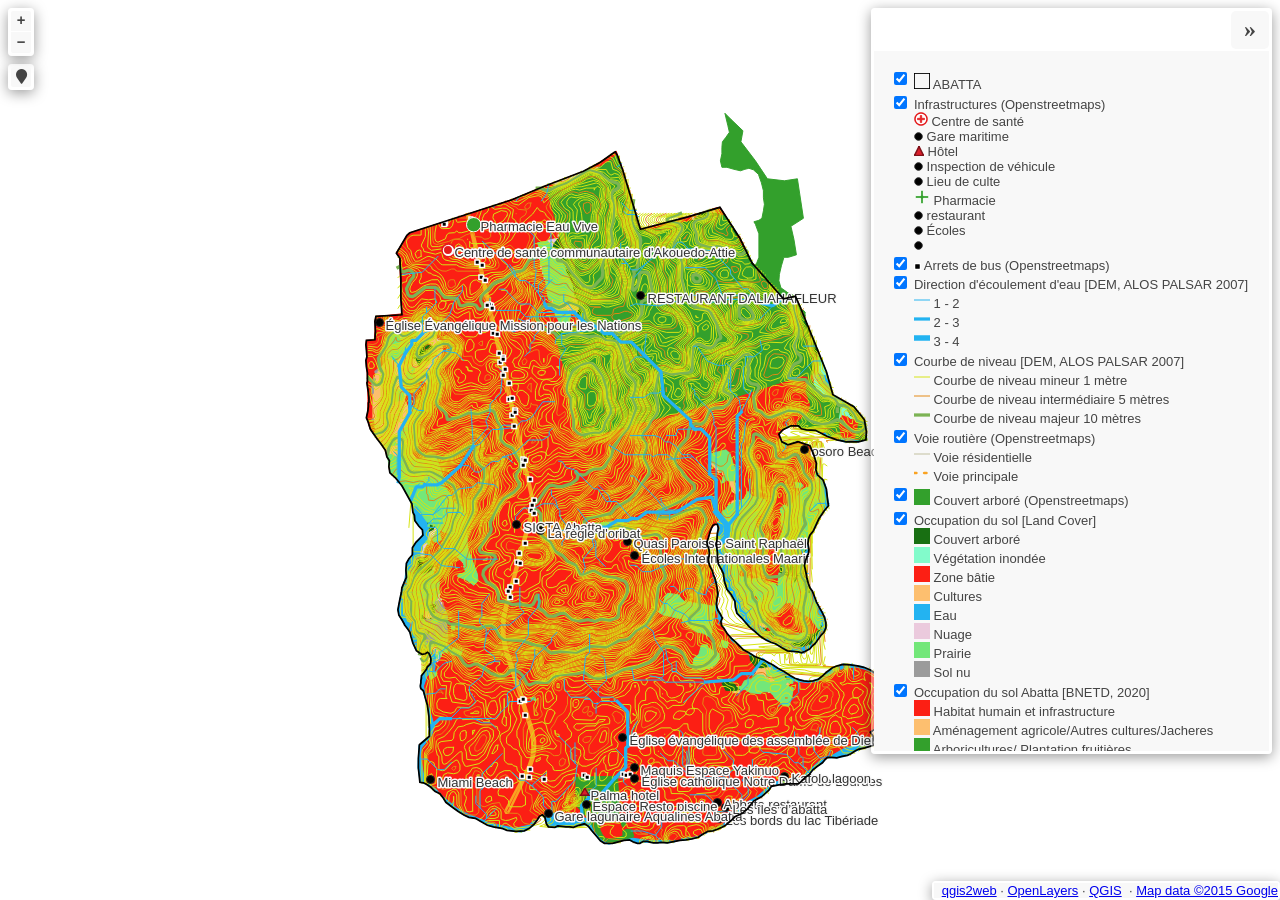
<file: Abatta/index.html>
<!doctype html>
<html lang="en">
    <head>
        <meta charset="utf-8">
        <meta http-equiv="X-UA-Compatible" content="IE=edge">
        <meta name="viewport" content="initial-scale=1,user-scalable=no,maximum-scale=1,width=device-width">
        <meta name="mobile-web-app-capable" content="yes">
        <meta name="apple-mobile-web-app-capable" content="yes">
        <link rel="stylesheet" href="./resources/ol.css">
        <link rel="stylesheet" href="resources/fontawesome-all.min.css">
        <link href="resources/photon-geocoder-autocomplete.min.css" rel="stylesheet">
        <link rel="stylesheet" href="./resources/ol-layerswitcher.css">
        <link rel="stylesheet" href="./resources/qgis2web.css">
        <style>
        html, body {
            background-color: #ffffff;
        }
        .ol-control > * {
            background-color: #f8f8f8!important;
            color: #444444!important;
            border-radius: 0px;
        }
        .ol-attribution a, .gcd-gl-input::placeholder, .search-layer-input-search::placeholder {
            color: #444444!important;
        }
        .search-layer-input-search {
            background-color: #f8f8f8!important;
        }
        .ol-control > *:focus, .ol-control >*:hover {
            background-color: rgba(248, 248, 248, 0.7)!important;
        } 
        .ol-control {
            background-color: rgba(255,255,255,.4) !important;
            padding: 2px !important;
        } 
        </style>

        <style>
        html, body, #map {
            width: 100%;
            height: 100%;
            padding: 0;
            margin: 0;
        }
        </style>
        <title></title>
    </head>
    <body>
        <div id="map">
            <div id="popup" class="ol-popup">
                <a href="#" id="popup-closer" class="ol-popup-closer"></a>
                <div id="popup-content"></div>
            </div>
        </div>
        <script src="resources/qgis2web_expressions.js"></script>
        <script src="./resources/functions.js"></script>
        <script src="./resources/ol.js"></script>
        <script src="./resources/ol-layerswitcher.js"></script>
        <script src="resources/photon-geocoder-autocomplete.min.js"></script>
        <script src="layers/OccupationdusolAbattaBNETD2020_4.js"></script><script src="layers/OccupationdusolLandCover_5.js"></script><script src="layers/CouvertarborOpenstreetmaps_6.js"></script><script src="layers/VoieroutireOpenstreetmaps_7.js"></script><script src="layers/CourbedeniveauDEMALOSPALSAR2007_8.js"></script><script src="layers/DirectiondcoulementdeauDEMALOSPALSAR2007_9.js"></script><script src="layers/ArretsdebusOpenstreetmaps_10.js"></script><script src="layers/InfrastructuresOpenstreetmaps_11.js"></script><script src="layers/ABATTA_12.js"></script>
        <script src="styles/OccupationdusolAbattaBNETD2020_4_style.js"></script><script src="styles/OccupationdusolLandCover_5_style.js"></script><script src="styles/CouvertarborOpenstreetmaps_6_style.js"></script><script src="styles/VoieroutireOpenstreetmaps_7_style.js"></script><script src="styles/CourbedeniveauDEMALOSPALSAR2007_8_style.js"></script><script src="styles/DirectiondcoulementdeauDEMALOSPALSAR2007_9_style.js"></script><script src="styles/ArretsdebusOpenstreetmaps_10_style.js"></script><script src="styles/InfrastructuresOpenstreetmaps_11_style.js"></script><script src="styles/ABATTA_12_style.js"></script>
        <script src="./layers/layers.js" type="text/javascript"></script> 
        <script src="./resources/Autolinker.min.js"></script>
        <script src="./resources/qgis2web.js"></script>
    </body>
</html>
</file>
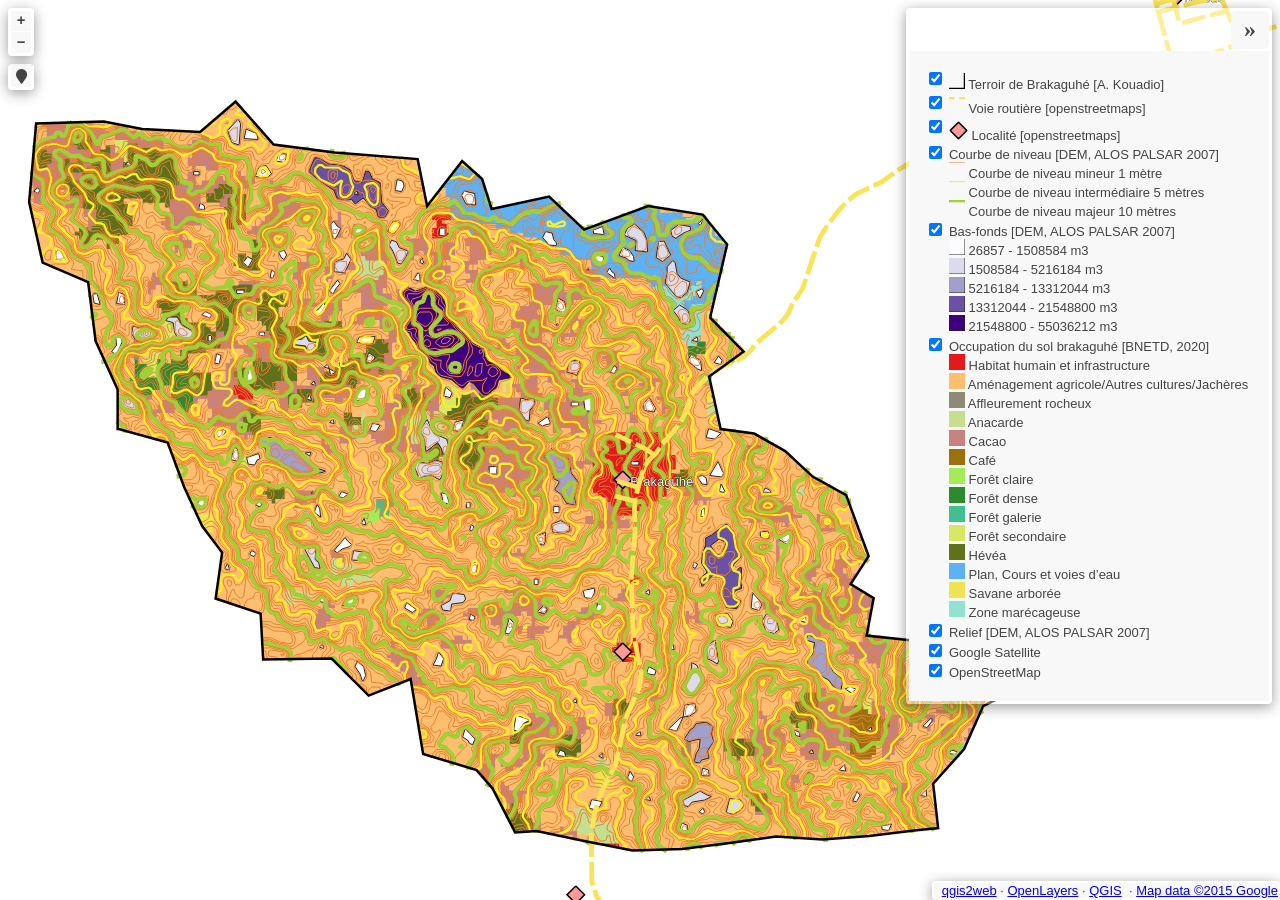
<file: Brakaguhé/index.html>
<!doctype html>
<html lang="en">
    <head>
        <meta charset="utf-8">
        <meta http-equiv="X-UA-Compatible" content="IE=edge">
        <meta name="viewport" content="initial-scale=1,user-scalable=no,maximum-scale=1,width=device-width">
        <meta name="mobile-web-app-capable" content="yes">
        <meta name="apple-mobile-web-app-capable" content="yes">
        <link rel="stylesheet" href="./resources/ol.css">
        <link rel="stylesheet" href="resources/fontawesome-all.min.css">
        <link rel="stylesheet" href="./resources/ol-layerswitcher.css">
        <link rel="stylesheet" href="./resources/qgis2web.css">
        <style>
        html, body {
            background-color: #ffffff;
        }
        .ol-control > * {
            background-color: #f8f8f8!important;
            color: #444444!important;
            border-radius: 0px;
        }
        .ol-attribution a, .gcd-gl-input::placeholder, .search-layer-input-search::placeholder {
            color: #444444!important;
        }
        .search-layer-input-search {
            background-color: #f8f8f8!important;
        }
        .ol-control > *:focus, .ol-control >*:hover {
            background-color: rgba(248, 248, 248, 0.7)!important;
        } 
        .ol-control {
            background-color: rgba(255,255,255,.4) !important;
            padding: 2px !important;
        } 
        </style>

        <style>
        html, body, #map {
            width: 100%;
            height: 100%;
            padding: 0;
            margin: 0;
        }
        </style>
        <title></title>
    </head>
    <body>
        <div id="map">
            <div id="popup" class="ol-popup">
                <a href="#" id="popup-closer" class="ol-popup-closer"></a>
                <div id="popup-content"></div>
            </div>
        </div>
        <script src="resources/qgis2web_expressions.js"></script>
        <script src="./resources/functions.js"></script>
        <script src="./resources/ol.js"></script>
        <script src="./resources/ol-layerswitcher.js"></script>
        <script src="layers/OccupationdusolbrakaguhBNETD2020_3.js"></script><script src="layers/BasfondsDEMALOSPALSAR2007_4.js"></script><script src="layers/CourbedeniveauDEMALOSPALSAR2007_5.js"></script><script src="layers/Localitopenstreetmaps_6.js"></script><script src="layers/Voieroutireopenstreetmaps_7.js"></script><script src="layers/TerroirdeBrakaguhAKouadio_8.js"></script>
        <script src="styles/OccupationdusolbrakaguhBNETD2020_3_style.js"></script><script src="styles/BasfondsDEMALOSPALSAR2007_4_style.js"></script><script src="styles/CourbedeniveauDEMALOSPALSAR2007_5_style.js"></script><script src="styles/Localitopenstreetmaps_6_style.js"></script><script src="styles/Voieroutireopenstreetmaps_7_style.js"></script><script src="styles/TerroirdeBrakaguhAKouadio_8_style.js"></script>
        <script src="./layers/layers.js" type="text/javascript"></script> 
        <script src="./resources/Autolinker.min.js"></script>
        <script src="./resources/qgis2web.js"></script>
    </body>
</html>
</file>
<file: Abatta/resources/ol.css>
.ol-box{box-sizing:border-box;border-radius:2px;border:2px solid #00f}.ol-mouse-position{top:8px;right:8px;position:absolute}.ol-scale-line{background:rgba(0,60,136,.3);border-radius:4px;bottom:8px;left:8px;padding:2px;position:absolute}.ol-scale-line-inner{border:1px solid #eee;border-top:none;color:#eee;font-size:10px;text-align:center;margin:1px;will-change:contents,width;transition:all .25s}.ol-scale-bar{position:absolute;bottom:8px;left:8px}.ol-scale-step-marker{width:1px;height:15px;background-color:#000;float:right;z-Index:10}.ol-scale-step-text{position:absolute;bottom:-5px;font-size:12px;z-Index:11;color:#000;text-shadow:-2px 0 #fff,0 2px #fff,2px 0 #fff,0 -2px #fff}.ol-scale-text{position:absolute;font-size:14px;text-align:center;bottom:25px;color:#000;text-shadow:-2px 0 #fff,0 2px #fff,2px 0 #fff,0 -2px #fff}.ol-scale-singlebar{position:relative;height:10px;z-Index:9;box-sizing:border-box;border:1px solid #000}.ol-unsupported{display:none}.ol-unselectable,.ol-viewport{-webkit-touch-callout:none;-webkit-user-select:none;-moz-user-select:none;-ms-user-select:none;user-select:none;-webkit-tap-highlight-color:transparent}.ol-selectable{-webkit-touch-callout:default;-webkit-user-select:text;-moz-user-select:text;-ms-user-select:text;user-select:text}.ol-grabbing{cursor:-webkit-grabbing;cursor:-moz-grabbing;cursor:grabbing}.ol-grab{cursor:move;cursor:-webkit-grab;cursor:-moz-grab;cursor:grab}.ol-control{position:absolute;background-color:rgba(255,255,255,.4);border-radius:4px;padding:2px}.ol-control:hover{background-color:rgba(255,255,255,.6)}.ol-zoom{top:.5em;left:.5em}.ol-rotate{top:.5em;right:.5em;transition:opacity .25s linear,visibility 0s linear}.ol-rotate.ol-hidden{opacity:0;visibility:hidden;transition:opacity .25s linear,visibility 0s linear .25s}.ol-zoom-extent{top:4.643em;left:.5em}.ol-full-screen{right:.5em;top:.5em}.ol-control button{display:block;margin:1px;padding:0;color:#fff;font-size:1.14em;font-weight:700;text-decoration:none;text-align:center;height:1.375em;width:1.375em;line-height:.4em;background-color:rgba(0,60,136,.5);border:none;border-radius:2px}.ol-control button::-moz-focus-inner{border:none;padding:0}.ol-zoom-extent button{line-height:1.4em}.ol-compass{display:block;font-weight:400;font-size:1.2em;will-change:transform}.ol-touch .ol-control button{font-size:1.5em}.ol-touch .ol-zoom-extent{top:5.5em}.ol-control button:focus,.ol-control button:hover{text-decoration:none;background-color:rgba(0,60,136,.7)}.ol-zoom .ol-zoom-in{border-radius:2px 2px 0 0}.ol-zoom .ol-zoom-out{border-radius:0 0 2px 2px}.ol-attribution{text-align:right;bottom:.5em;right:.5em;max-width:calc(100% - 1.3em)}.ol-attribution ul{margin:0;padding:0 .5em;color:#000;text-shadow:0 0 2px #fff}.ol-attribution li{display:inline;list-style:none}.ol-attribution li:not(:last-child):after{content:" "}.ol-attribution img{max-height:2em;max-width:inherit;vertical-align:middle}.ol-attribution button,.ol-attribution ul{display:inline-block}.ol-attribution.ol-collapsed ul{display:none}.ol-attribution:not(.ol-collapsed){background:rgba(255,255,255,.8)}.ol-attribution.ol-uncollapsible{bottom:0;right:0;border-radius:4px 0 0}.ol-attribution.ol-uncollapsible img{margin-top:-.2em;max-height:1.6em}.ol-attribution.ol-uncollapsible button{display:none}.ol-zoomslider{top:4.5em;left:.5em;height:200px}.ol-zoomslider button{position:relative;height:10px}.ol-touch .ol-zoomslider{top:5.5em}.ol-overviewmap{left:.5em;bottom:.5em}.ol-overviewmap.ol-uncollapsible{bottom:0;left:0;border-radius:0 4px 0 0}.ol-overviewmap .ol-overviewmap-map,.ol-overviewmap button{display:inline-block}.ol-overviewmap .ol-overviewmap-map{border:1px solid #7b98bc;height:150px;margin:2px;width:150px}.ol-overviewmap:not(.ol-collapsed) button{bottom:1px;left:2px;position:absolute}.ol-overviewmap.ol-collapsed .ol-overviewmap-map,.ol-overviewmap.ol-uncollapsible button{display:none}.ol-overviewmap:not(.ol-collapsed){background:rgba(255,255,255,.8)}.ol-overviewmap-box{border:2px dotted rgba(0,60,136,.7)}.ol-overviewmap .ol-overviewmap-box:hover{cursor:move}
/*# sourceMappingURL=ol.css.map */
</file>
<file: Abatta/resources/ol-layerswitcher.css>
.layer-switcher {
  position: absolute;
  top: 3.5em;
  right: 0.5em;
  text-align: left;
}

.layer-switcher .panel {
  margin: 0;
  border: 4px solid #eee;
  border-radius: 4px;
  background-color: white;
  display: none;
  max-height: inherit;
  height: 100%;
  box-sizing: border-box;
  overflow-y: auto;
}

.layer-switcher button {
  float: right;
  z-index: 1;
  width: 38px;
  height: 38px;
  background-image: url('[data-uri]')
    /*logo.png*/;
  background-repeat: no-repeat;
  background-position: 2px;
  background-color: white;
  color: black;
  border: none;
}

.layer-switcher button:focus,
.layer-switcher button:hover {
  background-color: white;
}

.layer-switcher.shown {
  overflow-y: hidden;
  display: flex;
  flex-direction: column;
  max-height: calc(100% - 5.5em);
}

.layer-switcher.shown.ol-control {
  background-color: transparent;
}

.layer-switcher.shown.ol-control:hover {
  background-color: transparent;
}
.layer-switcher.shown .panel {
  display: block;
}

.layer-switcher.shown button {
  display: none;
}

.layer-switcher.shown.layer-switcher-activation-mode-click > button {
  display: block;
  background-image: unset;
  right: 2px;
  position: absolute;
  background-color: #eee;
  margin: 1px;
}

.layer-switcher.shown button:focus,
.layer-switcher.shown button:hover {
  background-color: #fafafa;
}

.layer-switcher ul {
  list-style: none;
  margin: 1.6em 0.4em;
  padding-left: 0;
}
.layer-switcher ul ul {
  padding-left: 1.2em;
  margin: 0.1em 0 0 0;
}
.layer-switcher li.group + li.group {
  margin-top: 0.4em;
}
.layer-switcher li.group + li.layer-switcher-base-group {
}

.layer-switcher li.group > label {
  font-weight: bold;
}

.layer-switcher.layer-switcher-group-select-style-none li.group > label {
  padding-left: 1.2em;
}

.layer-switcher li {
  position: relative;
  margin-top: 0.3em;
}

.layer-switcher li input {
  position: absolute;
  left: 1.2em;
  height: 1em;
  width: 1em;
  font-size: 1em;
}
.layer-switcher li label {
  padding-left: 2.7em;
  padding-right: 1.2em;
  display: inline-block;
  margin-top: 1px;
}

.layer-switcher label.disabled {
  opacity: 0.4;
}

.layer-switcher input {
  margin: 0px;
}

.layer-switcher.touch ::-webkit-scrollbar {
  width: 4px;
}

.layer-switcher.touch ::-webkit-scrollbar-track {
  -webkit-box-shadow: inset 0 0 6px rgba(0, 0, 0, 0.3);
  border-radius: 10px;
}

.layer-switcher.touch ::-webkit-scrollbar-thumb {
  border-radius: 10px;
  -webkit-box-shadow: inset 0 0 6px rgba(0, 0, 0, 0.5);
}

li.layer-switcher-base-group > label {
  padding-left: 1.2em;
}

.layer-switcher .group button {
  position: absolute;
  left: 0;
  display: inline-block;
  vertical-align: top;
  float: none;
  font-size: 1em;
  width: 1em;
  height: 1em;
  margin: 0;
  background-position: center 2px;
  background-image: url('[data-uri]');
  -webkit-transition: -webkit-transform 0.2s ease-in-out;
  -ms-transition: -ms-transform 0.2s ease-in-out;
  transition: transform 0.2s ease-in-out;
}

.layer-switcher .group.layer-switcher-close button {
  transform: rotate(-90deg);
  -webkit-transform: rotate(-90deg);
}

.layer-switcher .group.layer-switcher-fold.layer-switcher-close > ul {
  overflow: hidden;
  height: 0;
}

/*layerswitcher on the right*/
.layer-switcher.shown.layer-switcher-activation-mode-click {
  padding-left: 34px;
}
.layer-switcher.shown.layer-switcher-activation-mode-click > button {
  left: 0;
  border-right: 0;
}

/*layerswitcher on the left*/
/*
.layer-switcher.shown.layer-switcher-activation-mode-click {
  padding-right: 34px;
}
.layer-switcher.shown.layer-switcher-activation-mode-click > button {
  right: 0;
  border-left: 0;
}
*/
</file>
<file: Abatta/resources/qgis2web.css>
html, body {
    height: 100%;
    padding: 0;
    margin: 0;
    font-family: sans-serif;
    font-size: small;
}


#map {
    width: 100%;
    height: 100%;
}

.ol-control {
	clear: both;
	box-shadow: 0 3px 14px rgba(0, 0, 0, 0.4);
}

.ol-selectable {
	z-index: 3;
}

.ol-popup {
    display: none;
    position: absolute;
    background-color: white;
    padding: 15px;
	border-radius: 10px;
    bottom: 10px;
    left: 50%;
    transform: translateX(-50%);
	box-shadow: 0 3px 14px rgba(0,0,0,0.4);
}

.ol-popup:after, .ol-popup:before {
    top: 100%;
    border: solid transparent;
    content: " ";
    position: absolute;
}

.ol-popup:after {
    border-top-color: white;
    border-width: 10px;
    left: 50%;
    margin-left: -10px;
}

.ol-popup:before {
    border-top-color: #cccccc;
    border-width: 11px;
    left: 50%;
    margin-left: -11px;
}

.ol-popup-closer {
	text-decoration: none;
    position: absolute;
    top: 4px;
    right: 4px;
    text-align: center;
    width: 19px;
    color: #999;
    font-family: cursive;
    font-weight: bold;
}

.ol-popup-closer:after {
    content: "X";
}

#popup-content {
	font-size: 12px;
    line-height: 1.2;
    margin-top: 5px;
	max-height: 70vh;
	max-width: 70vw;
	overflow: auto;
}

#popup-content ul {
    list-style-type: none;
    padding-left: 0;
	margin: unset;
}

#popup-content li {
    margin-bottom:0.25em;
}

#popup-content>ul>li>a {
    position: relative;
    display: block;
    padding: 2px;
    border-bottom: 1px solid #666;
    font-size: 12.5px;
}

#popup-content>table {
    font-size: 11.4px;
}

.lds-roller-img{
    background-image: url("[data-uri]");
	background-size: contain;
}

th, td {
    vertical-align: top;
    text-align: left;
	color: #333;
}

th {
	min-width: 100px;
}
td {
	min-width: 100px;
}

td img {
	max-height: 60vh!important;
	max-width: 60vw!important;
}

td video {
	max-height: 60vh!important;
	max-width: 60vw!important;
}

.ol-overlaycontainer-stopevent #top-right-container .layer-switcher:hover ~ .ol-overlaycontainer-stopevent .ol-overlay-container .ol-popup {
    display: none!important;
}


#top-left-container {
    position: absolute;
    left: 0;
    top: 0;
}
#bottom-left-container {
    position: absolute;
    left: 0;
    bottom: 0;
}
#top-right-container {
    position: absolute;
    right: 0;
    top: 0;
    display: contents;
}
#bottom-right-container {
    position: absolute;
    right: 0;
    bottom: 0;
}

.top-left-title, .top-left-abstract  {
    position: relative;
    float: left;
    margin-top: 8px;
    margin-left: 8px;
}
.bottom-left-title, .bottom-left-abstract  {
    position: relative;
    float: left;
    margin-bottom: 8px;
    margin-left: 8px;
}
.top-right-title, .top-right-abstract  {
    position: relative;
    float: right;
    margin-top: 8px;
    margin-right: 8px;
}
.bottom-right-title, .bottom-right-abstract  {
    position: relative;
    float: right;
    margin-bottom: 8px;
    margin-right: 8px;
}


.project-title  {
    margin: 1px;
    padding: 5px;
}

#abstract {
    max-width: 30%;
}
.ol-touch #abstract {
    max-width: 50%;
}

.project-abstract {
    font: bold 18px 'Lucida Console', Monaco, monospace;
    width: 20px;
    height: 20px;
    display: block;
    text-align: center;
    cursor: pointer;
    padding: 3px;
    
}

.project-abstract-uncollapsed {
    width: auto;
    height: auto;
    display: block;
    padding: 3px;
    cursor: default;
    margin: 1px;
}


.ol-zoom {
	position: relative;
    float: left;
    top: unset;
    left: unset;
    margin-top: 8px;
    margin-left: 8px;
}


/* measurement */
.measure-control {
	position: relative;
    float: left;
    top: unset !important;
    left: unset !important;
    margin-top: 8px;
    margin-left: 8px;
	display: flex;
}

.tooltip {
    position: relative;
    background: rgba(0, 0, 0, 0.5);
    border-radius: 4px;
    color: white;
    padding: 4px 8px;
    opacity: 0.7;
    white-space: nowrap;
  }
  .tooltip-measure {
    opacity: 1;
    font-weight: bold;
  }
  .tooltip-static {
    background-color: #ffcc33;
    color: black;
    border: 1px solid white;
  }
  .tooltip-measure:before,
  .tooltip-static:before {
    border-top: 6px solid rgba(0, 0, 0, 0.5);
    border-right: 6px solid transparent;
    border-left: 6px solid transparent;
    content: "";
    position: absolute;
    bottom: -6px;
    margin-left: -7px;
    left: 50%;
  }
  .tooltip-static:before {
    border-top-color: #ffcc33;
  }
  .ol-touch .measure-control {
    top: 130px;
  }
  .measure-control label {
    padding: 1px;
    padding-right: 4px;
  }


 .geolocate {
 position: relative !important;
 float: left;
 top: unset !important;
 left: unset !important;
 margin-top: 8px;
 margin-left: 8px;
}


.ol-geocoder.gcd-gl-container {
    position: relative !important;
    float: left !important;
    top: unset;
    left: unset;
	margin-top: 8px;
    margin-left: 8px;
    clear: both;
}
.gcd-gl-control {
	position: relative !important;
}
.gcd-gl-control button:after{
	display: none;
}

.search-layer {
	position: relative !important;
    float: left;
    top: unset !important;
    left: unset !important;
    margin-top: 8px;
    margin-left: 8px;
}

.search-layer-input-search{
    left: 26px;
    width: 144px;
    top: 3px;
    padding: 3px;
}

.search-layer-input-search:after{
    left: 27px;
    width: 139px;
    top: 0px;
    padding: 4px;
    border: 3px solid rgba(255,255,255,.4) !important;
}

.ol-scale-line {
    background: none !important;
    position: relative;
    float: left;
    bottom: unset;
    left: unset;
    margin-bottom: 8px;
    margin-left: 8px;
}
.ol-scale-line-inner {
    border: 2px solid ;
    border-top: none ;
    background: rgba(255, 255, 255, 0.5);
    color: black;
	margin: unset;
}

.layer-switcher {
    position: relative;
    float: right;
    top: unset;
    right: 0;
    bottom: unset!important;
    margin-top: 8px;
    margin-right: 8px;
	padding: 3px;
	background-color: rgba(255,255,255,.4)!important;
}

.layer-switcher:hover{
	background-color: rgba(255, 255, 255, .6)!important;
}

.layer-switcher .panel {
	border: unset;
	border-radius: unset;
    float: right;
    width: fit-content;
	margin: 1px;
	max-height: calc(100vh - 200px);
    box-sizing: unset;
}

.layer-switcher.shown{
    align-items: flex-end;
}

.layer-switcher.shown.layer-switcher-activation-mode-click > button {
    position: relative;
	border-radius: 5px;
	font-size: x-large;
	font-family: serif;
    z-index: 2;
}

.layer-switcher img {
    max-width: 22px;
    max-height: 22px;
}


.ol-attribution {
	display: none;
}
.bottom-attribution {
	float: right;
	position: relative;
	display: flex;
	}
.bottom-attribution button {
	display: none;
	}
.bottom-attribution ul {
	padding: unset;
	margin: unset;
	display: flex;
	list-style: none;
	} 	
.bottom-attribution > li {
	padding-left: 8px !important;
	list-style: none;	
	}
</file>
<file: Brakaguhé/resources/ol.css>
.ol-box{box-sizing:border-box;border-radius:2px;border:2px solid #00f}.ol-mouse-position{top:8px;right:8px;position:absolute}.ol-scale-line{background:rgba(0,60,136,.3);border-radius:4px;bottom:8px;left:8px;padding:2px;position:absolute}.ol-scale-line-inner{border:1px solid #eee;border-top:none;color:#eee;font-size:10px;text-align:center;margin:1px;will-change:contents,width;transition:all .25s}.ol-scale-bar{position:absolute;bottom:8px;left:8px}.ol-scale-step-marker{width:1px;height:15px;background-color:#000;float:right;z-Index:10}.ol-scale-step-text{position:absolute;bottom:-5px;font-size:12px;z-Index:11;color:#000;text-shadow:-2px 0 #fff,0 2px #fff,2px 0 #fff,0 -2px #fff}.ol-scale-text{position:absolute;font-size:14px;text-align:center;bottom:25px;color:#000;text-shadow:-2px 0 #fff,0 2px #fff,2px 0 #fff,0 -2px #fff}.ol-scale-singlebar{position:relative;height:10px;z-Index:9;box-sizing:border-box;border:1px solid #000}.ol-unsupported{display:none}.ol-unselectable,.ol-viewport{-webkit-touch-callout:none;-webkit-user-select:none;-moz-user-select:none;-ms-user-select:none;user-select:none;-webkit-tap-highlight-color:transparent}.ol-selectable{-webkit-touch-callout:default;-webkit-user-select:text;-moz-user-select:text;-ms-user-select:text;user-select:text}.ol-grabbing{cursor:-webkit-grabbing;cursor:-moz-grabbing;cursor:grabbing}.ol-grab{cursor:move;cursor:-webkit-grab;cursor:-moz-grab;cursor:grab}.ol-control{position:absolute;background-color:rgba(255,255,255,.4);border-radius:4px;padding:2px}.ol-control:hover{background-color:rgba(255,255,255,.6)}.ol-zoom{top:.5em;left:.5em}.ol-rotate{top:.5em;right:.5em;transition:opacity .25s linear,visibility 0s linear}.ol-rotate.ol-hidden{opacity:0;visibility:hidden;transition:opacity .25s linear,visibility 0s linear .25s}.ol-zoom-extent{top:4.643em;left:.5em}.ol-full-screen{right:.5em;top:.5em}.ol-control button{display:block;margin:1px;padding:0;color:#fff;font-size:1.14em;font-weight:700;text-decoration:none;text-align:center;height:1.375em;width:1.375em;line-height:.4em;background-color:rgba(0,60,136,.5);border:none;border-radius:2px}.ol-control button::-moz-focus-inner{border:none;padding:0}.ol-zoom-extent button{line-height:1.4em}.ol-compass{display:block;font-weight:400;font-size:1.2em;will-change:transform}.ol-touch .ol-control button{font-size:1.5em}.ol-touch .ol-zoom-extent{top:5.5em}.ol-control button:focus,.ol-control button:hover{text-decoration:none;background-color:rgba(0,60,136,.7)}.ol-zoom .ol-zoom-in{border-radius:2px 2px 0 0}.ol-zoom .ol-zoom-out{border-radius:0 0 2px 2px}.ol-attribution{text-align:right;bottom:.5em;right:.5em;max-width:calc(100% - 1.3em)}.ol-attribution ul{margin:0;padding:0 .5em;color:#000;text-shadow:0 0 2px #fff}.ol-attribution li{display:inline;list-style:none}.ol-attribution li:not(:last-child):after{content:" "}.ol-attribution img{max-height:2em;max-width:inherit;vertical-align:middle}.ol-attribution button,.ol-attribution ul{display:inline-block}.ol-attribution.ol-collapsed ul{display:none}.ol-attribution:not(.ol-collapsed){background:rgba(255,255,255,.8)}.ol-attribution.ol-uncollapsible{bottom:0;right:0;border-radius:4px 0 0}.ol-attribution.ol-uncollapsible img{margin-top:-.2em;max-height:1.6em}.ol-attribution.ol-uncollapsible button{display:none}.ol-zoomslider{top:4.5em;left:.5em;height:200px}.ol-zoomslider button{position:relative;height:10px}.ol-touch .ol-zoomslider{top:5.5em}.ol-overviewmap{left:.5em;bottom:.5em}.ol-overviewmap.ol-uncollapsible{bottom:0;left:0;border-radius:0 4px 0 0}.ol-overviewmap .ol-overviewmap-map,.ol-overviewmap button{display:inline-block}.ol-overviewmap .ol-overviewmap-map{border:1px solid #7b98bc;height:150px;margin:2px;width:150px}.ol-overviewmap:not(.ol-collapsed) button{bottom:1px;left:2px;position:absolute}.ol-overviewmap.ol-collapsed .ol-overviewmap-map,.ol-overviewmap.ol-uncollapsible button{display:none}.ol-overviewmap:not(.ol-collapsed){background:rgba(255,255,255,.8)}.ol-overviewmap-box{border:2px dotted rgba(0,60,136,.7)}.ol-overviewmap .ol-overviewmap-box:hover{cursor:move}
/*# sourceMappingURL=ol.css.map */
</file>
<file: Brakaguhé/resources/ol-layerswitcher.css>
.layer-switcher {
  position: absolute;
  top: 3.5em;
  right: 0.5em;
  text-align: left;
}

.layer-switcher .panel {
  margin: 0;
  border: 4px solid #eee;
  border-radius: 4px;
  background-color: white;
  display: none;
  max-height: inherit;
  height: 100%;
  box-sizing: border-box;
  overflow-y: auto;
}

.layer-switcher button {
  float: right;
  z-index: 1;
  width: 38px;
  height: 38px;
  background-image: url('[data-uri]')
    /*logo.png*/;
  background-repeat: no-repeat;
  background-position: 2px;
  background-color: white;
  color: black;
  border: none;
}

.layer-switcher button:focus,
.layer-switcher button:hover {
  background-color: white;
}

.layer-switcher.shown {
  overflow-y: hidden;
  display: flex;
  flex-direction: column;
  max-height: calc(100% - 5.5em);
}

.layer-switcher.shown.ol-control {
  background-color: transparent;
}

.layer-switcher.shown.ol-control:hover {
  background-color: transparent;
}
.layer-switcher.shown .panel {
  display: block;
}

.layer-switcher.shown button {
  display: none;
}

.layer-switcher.shown.layer-switcher-activation-mode-click > button {
  display: block;
  background-image: unset;
  right: 2px;
  position: absolute;
  background-color: #eee;
  margin: 1px;
}

.layer-switcher.shown button:focus,
.layer-switcher.shown button:hover {
  background-color: #fafafa;
}

.layer-switcher ul {
  list-style: none;
  margin: 1.6em 0.4em;
  padding-left: 0;
}
.layer-switcher ul ul {
  padding-left: 1.2em;
  margin: 0.1em 0 0 0;
}
.layer-switcher li.group + li.group {
  margin-top: 0.4em;
}
.layer-switcher li.group + li.layer-switcher-base-group {
}

.layer-switcher li.group > label {
  font-weight: bold;
}

.layer-switcher.layer-switcher-group-select-style-none li.group > label {
  padding-left: 1.2em;
}

.layer-switcher li {
  position: relative;
  margin-top: 0.3em;
}

.layer-switcher li input {
  position: absolute;
  left: 1.2em;
  height: 1em;
  width: 1em;
  font-size: 1em;
}
.layer-switcher li label {
  padding-left: 2.7em;
  padding-right: 1.2em;
  display: inline-block;
  margin-top: 1px;
}

.layer-switcher label.disabled {
  opacity: 0.4;
}

.layer-switcher input {
  margin: 0px;
}

.layer-switcher.touch ::-webkit-scrollbar {
  width: 4px;
}

.layer-switcher.touch ::-webkit-scrollbar-track {
  -webkit-box-shadow: inset 0 0 6px rgba(0, 0, 0, 0.3);
  border-radius: 10px;
}

.layer-switcher.touch ::-webkit-scrollbar-thumb {
  border-radius: 10px;
  -webkit-box-shadow: inset 0 0 6px rgba(0, 0, 0, 0.5);
}

li.layer-switcher-base-group > label {
  padding-left: 1.2em;
}

.layer-switcher .group button {
  position: absolute;
  left: 0;
  display: inline-block;
  vertical-align: top;
  float: none;
  font-size: 1em;
  width: 1em;
  height: 1em;
  margin: 0;
  background-position: center 2px;
  background-image: url('[data-uri]');
  -webkit-transition: -webkit-transform 0.2s ease-in-out;
  -ms-transition: -ms-transform 0.2s ease-in-out;
  transition: transform 0.2s ease-in-out;
}

.layer-switcher .group.layer-switcher-close button {
  transform: rotate(-90deg);
  -webkit-transform: rotate(-90deg);
}

.layer-switcher .group.layer-switcher-fold.layer-switcher-close > ul {
  overflow: hidden;
  height: 0;
}

/*layerswitcher on the right*/
.layer-switcher.shown.layer-switcher-activation-mode-click {
  padding-left: 34px;
}
.layer-switcher.shown.layer-switcher-activation-mode-click > button {
  left: 0;
  border-right: 0;
}

/*layerswitcher on the left*/
/*
.layer-switcher.shown.layer-switcher-activation-mode-click {
  padding-right: 34px;
}
.layer-switcher.shown.layer-switcher-activation-mode-click > button {
  right: 0;
  border-left: 0;
}
*/
</file>
<file: Brakaguhé/resources/qgis2web.css>
html, body {
    height: 100%;
    padding: 0;
    margin: 0;
    font-family: sans-serif;
    font-size: small;
}


#map {
    width: 100%;
    height: 100%;
}

.ol-control {
	clear: both;
	box-shadow: 0 3px 14px rgba(0, 0, 0, 0.4);
}

.ol-selectable {
	z-index: 3;
}

.ol-popup {
    display: none;
    position: absolute;
    background-color: white;
    padding: 15px;
	border-radius: 10px;
    bottom: 10px;
    left: 50%;
    transform: translateX(-50%);
	box-shadow: 0 3px 14px rgba(0,0,0,0.4);
}

.ol-popup:after, .ol-popup:before {
    top: 100%;
    border: solid transparent;
    content: " ";
    position: absolute;
}

.ol-popup:after {
    border-top-color: white;
    border-width: 10px;
    left: 50%;
    margin-left: -10px;
}

.ol-popup:before {
    border-top-color: #cccccc;
    border-width: 11px;
    left: 50%;
    margin-left: -11px;
}

.ol-popup-closer {
	text-decoration: none;
    position: absolute;
    top: 4px;
    right: 4px;
    text-align: center;
    width: 19px;
    color: #999;
    font-family: cursive;
    font-weight: bold;
}

.ol-popup-closer:after {
    content: "X";
}

#popup-content {
	font-size: 12px;
    line-height: 1.2;
    margin-top: 5px;
	max-height: 70vh;
	max-width: 70vw;
	overflow: auto;
}

#popup-content ul {
    list-style-type: none;
    padding-left: 0;
	margin: unset;
}

#popup-content li {
    margin-bottom:0.25em;
}

#popup-content>ul>li>a {
    position: relative;
    display: block;
    padding: 2px;
    border-bottom: 1px solid #666;
    font-size: 12.5px;
}

#popup-content>table {
    font-size: 11.4px;
}

.lds-roller-img{
    background-image: url("[data-uri]");
	background-size: contain;
}

th, td {
    vertical-align: top;
    text-align: left;
	color: #333;
}

th {
	min-width: 100px;
}
td {
	min-width: 100px;
}

td img {
	max-height: 60vh!important;
	max-width: 60vw!important;
}

td video {
	max-height: 60vh!important;
	max-width: 60vw!important;
}

.ol-overlaycontainer-stopevent #top-right-container .layer-switcher:hover ~ .ol-overlaycontainer-stopevent .ol-overlay-container .ol-popup {
    display: none!important;
}


#top-left-container {
    position: absolute;
    left: 0;
    top: 0;
}
#bottom-left-container {
    position: absolute;
    left: 0;
    bottom: 0;
}
#top-right-container {
    position: absolute;
    right: 0;
    top: 0;
    display: contents;
}
#bottom-right-container {
    position: absolute;
    right: 0;
    bottom: 0;
}

.top-left-title, .top-left-abstract  {
    position: relative;
    float: left;
    margin-top: 8px;
    margin-left: 8px;
}
.bottom-left-title, .bottom-left-abstract  {
    position: relative;
    float: left;
    margin-bottom: 8px;
    margin-left: 8px;
}
.top-right-title, .top-right-abstract  {
    position: relative;
    float: right;
    margin-top: 8px;
    margin-right: 8px;
}
.bottom-right-title, .bottom-right-abstract  {
    position: relative;
    float: right;
    margin-bottom: 8px;
    margin-right: 8px;
}


.project-title  {
    margin: 1px;
    padding: 5px;
}

#abstract {
    max-width: 30%;
}
.ol-touch #abstract {
    max-width: 50%;
}

.project-abstract {
    font: bold 18px 'Lucida Console', Monaco, monospace;
    width: 20px;
    height: 20px;
    display: block;
    text-align: center;
    cursor: pointer;
    padding: 3px;
    
}

.project-abstract-uncollapsed {
    width: auto;
    height: auto;
    display: block;
    padding: 3px;
    cursor: default;
    margin: 1px;
}


.ol-zoom {
	position: relative;
    float: left;
    top: unset;
    left: unset;
    margin-top: 8px;
    margin-left: 8px;
}


/* measurement */
.measure-control {
	position: relative;
    float: left;
    top: unset !important;
    left: unset !important;
    margin-top: 8px;
    margin-left: 8px;
	display: flex;
}

.tooltip {
    position: relative;
    background: rgba(0, 0, 0, 0.5);
    border-radius: 4px;
    color: white;
    padding: 4px 8px;
    opacity: 0.7;
    white-space: nowrap;
  }
  .tooltip-measure {
    opacity: 1;
    font-weight: bold;
  }
  .tooltip-static {
    background-color: #ffcc33;
    color: black;
    border: 1px solid white;
  }
  .tooltip-measure:before,
  .tooltip-static:before {
    border-top: 6px solid rgba(0, 0, 0, 0.5);
    border-right: 6px solid transparent;
    border-left: 6px solid transparent;
    content: "";
    position: absolute;
    bottom: -6px;
    margin-left: -7px;
    left: 50%;
  }
  .tooltip-static:before {
    border-top-color: #ffcc33;
  }
  .ol-touch .measure-control {
    top: 130px;
  }
  .measure-control label {
    padding: 1px;
    padding-right: 4px;
  }


 .geolocate {
 position: relative !important;
 float: left;
 top: unset !important;
 left: unset !important;
 margin-top: 8px;
 margin-left: 8px;
}


.ol-geocoder {
    position: relative !important;
    float: left !important;
    top: unset!important;
    left: unset !important;
	margin-top: 8px;
    margin-left: 8px;
    clear: both;
}
.gcd-gl-control {
	position: relative !important;
}
.gcd-gl-control button:after{
	display: none;
}

.search-layer {
	position: relative !important;
    float: left;
    top: unset !important;
    left: unset !important;
    margin-top: 8px;
    margin-left: 8px;
}

.search-layer-input-search{
    left: 26px;
    width: 144px;
    top: 3px;
    padding: 3px;
}

.search-layer-input-search:after{
    left: 27px;
    width: 139px;
    top: 0px;
    padding: 4px;
    border: 3px solid rgba(255,255,255,.4) !important;
}

.ol-scale-line {
    background: none !important;
    position: relative;
    float: left;
    bottom: unset;
    left: unset;
    margin-bottom: 8px;
    margin-left: 8px;
}
.ol-scale-line-inner {
    border: 2px solid ;
    border-top: none ;
    background: rgba(255, 255, 255, 0.5);
    color: black;
	margin: unset;
}

.layer-switcher {
    position: relative;
    float: right;
    top: unset;
    right: 0;
    bottom: unset!important;
    margin-top: 8px;
    margin-right: 8px;
	padding: 3px;
	background-color: rgba(255,255,255,.4)!important;
}

.layer-switcher:hover{
	background-color: rgba(255, 255, 255, .6)!important;
}

.layer-switcher .panel {
	border: unset;
	border-radius: unset;
    float: right;
    width: fit-content;
	margin: 1px;
	max-height: calc(100vh - 200px);
    box-sizing: unset;
}

.layer-switcher.shown{
    align-items: flex-end;
}

.layer-switcher.shown.layer-switcher-activation-mode-click > button {
    position: relative;
	border-radius: 5px;
	font-size: x-large;
	font-family: serif;
    z-index: 2;
}

.layer-switcher img {
    max-width: 22px;
    max-height: 22px;
}


.ol-attribution {
	display: none;
}
.bottom-attribution {
	float: right;
	position: relative;
	display: flex;
	}
.bottom-attribution button {
	display: none;
	}
.bottom-attribution ul {
	padding: unset;
	margin: unset;
	display: flex;
	list-style: none;
	} 	
.bottom-attribution > li {
	padding-left: 8px !important;
	list-style: none;	
	}
</file>
<file: Abatta/resources/photon-geocoder-autocomplete.min.css>
ul.photon-autocomplete {
    position: absolute;
    background-color: white;
    max-width: fit-content;
    z-index: 1000;
    box-shadow: 0 4px 9px #999999;
    display: none;
    margin: 0; /* Remove margins */
    list-style-type: none; /* Remove bullets */
    padding: 0; /* Remove padding */
    font-family: Arial, sans-serif;
    height: 200px;
    overflow:hidden;
    overflow-y: scroll;
    scrollbar-width: none;
}
.photon-autocomplete li {
    min-height: 20px;
    line-height: 1em;
    padding: 5px 10px;
    overflow: hidden;
    /* white-space: nowrap; */
    word-wrap: break-word;
    overflow-wrap: break-word;
    word-break: break-word;
    font-size: 1em;
}
.photon-autocomplete li strong {
    display: block;
    
}
.photon-geocoder-autocomplete{
    position: relative !important;
    float: left !important;
    top: unset;
    left: unset;
    margin-top: 8px;
    margin-left: 8px;
    clear: both;
}
.photon-autocomplete li.on {
    background-color: #ff8c9d;
    cursor: pointer;
}
.photon-autocomplete li.photon-no-result {
    text-align: center;
    color: #666;
    font-size: 0.9em;
    line-height: 20px;
    width: fit-content;
    block-size: fit-content;
}
.photon-autocomplete .photon-feedback {
    display: block;
    text-align: right;
    font-size: 0.8em;
    padding: 3px;
    color: #999;
    border-top: 1px solid #eee;
}
.photon-input{border-radius: 10px;}
.photon-input:focus {
    width: 400px;
    border-radius: 10px;
}
@media all and (max-width:500px){
    #map .photon-input:focus {
        width: 300px;
        border-radius: 10px;
    }
}
@media all and (max-width:400px){
    #map ul.photon-autocomplete {
        position: relative;
        background-color: white;
        max-width: 400;
        z-index: 1000;
        box-shadow: 0 4px 9px #999999;
        display: none;
        margin: 0; /* Remove margins */
        list-style-type: none; /* Remove bullets */
        padding: 0; /* Remove padding */
        font-family: Arial, sans-serif;
    }
    #map .photon-input:focus {
        width: 200px;
        border-radius: 10px;
    }
}
@media all and (max-width:280px){
    #map .photon-input:focus {
        width: 150px;
        border-radius: 10px;
    }
}
</file>
